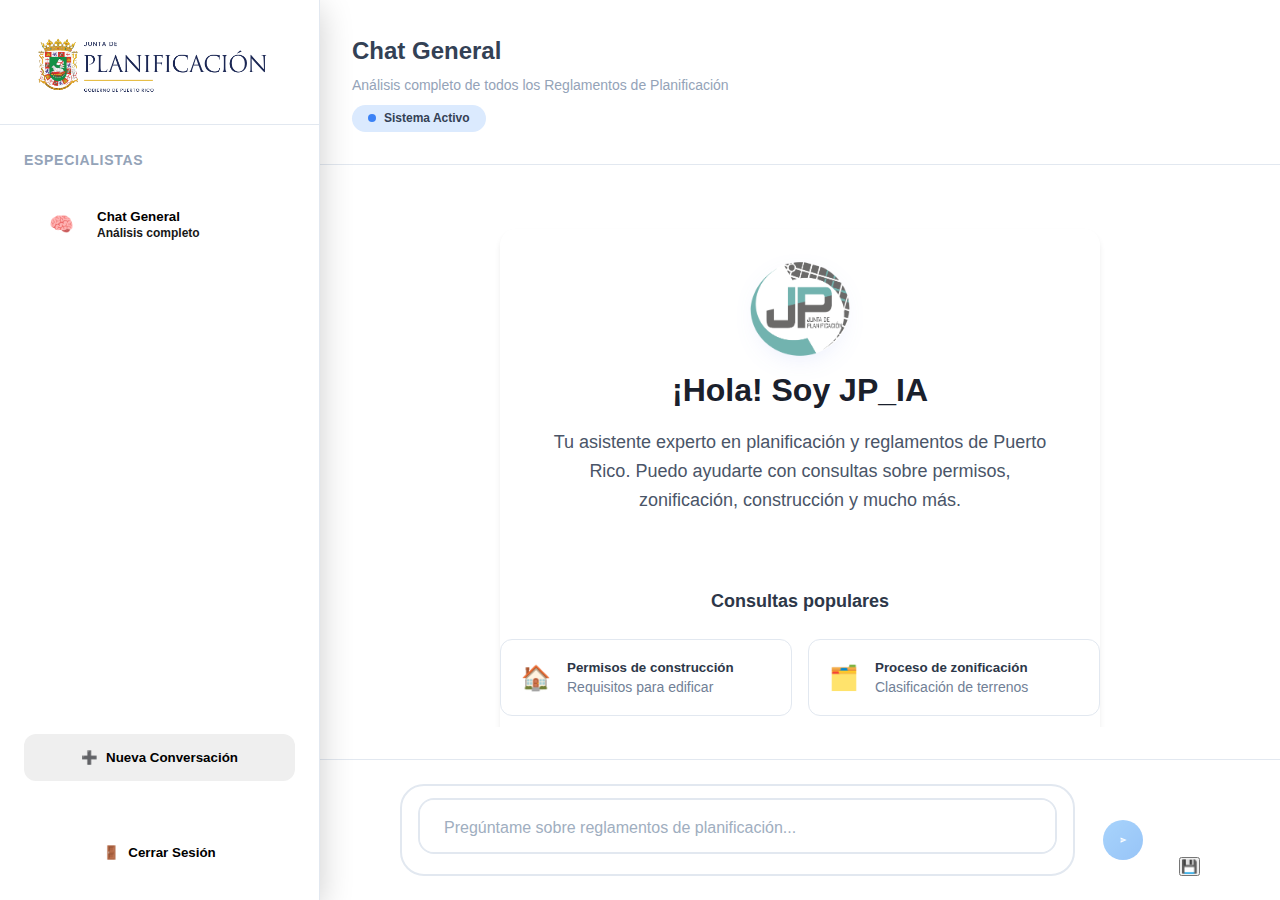
<file: templates/index.html>
<!DOCTYPE html>
<html lang="es">
<head>
    <meta charset="UTF-8">
    <meta name="viewport" content="width=device-width, initial-scale=1.0">
    <link rel="icon" href="/static/favicon.ico">  
    <link rel="stylesheet" href="/static/css/style.css">
    <title>JP_IA - Sistema Experto de Planificación</title>
   
</head>
<body>
    <!-- Botón menú móvil -->
    <button class="mobile-menu-btn" onclick="toggleMobileMenu()">☰</button>
    
    <!-- Overlay móvil -->
    <div class="mobile-overlay" id="mobileOverlay" onclick="toggleMobileMenu()"></div>

    <div class="app-container">
        <!-- Sidebar -->
        <aside class="sidebar">
            <div class="sidebar-header">
                <div class="logo-container">
                    <img src="/static/JPlogo.png" alt="JP Logo" class="logo-image">
                </div>
            </div>

            <nav class="specialists-nav">
                <h3>Especialistas</h3>
                
                <button class="specialist-btn active" data-specialist="general">
                    <div class="specialist-icon">🧠</div>
                    <div class="specialist-info">
                        <div class="specialist-name">Chat General</div>
                        <div class="specialist-desc">Análisis completo</div>
                    </div>
                </button>
            </nav>

            <button class="new-chat-btn" onclick="newChat()">
                <span>➕</span>
                <span>Nueva Conversación</span>
            </button>

            <button class="logout-btn" onclick="logout()">
                <span>🚪</span>
                <span>Cerrar Sesión</span>
            </button>
        </aside>

        <!-- Área de Chat -->
        <main class="chat-area">
            <header class="chat-header">
                <!-- IDs para compatibilidad con static/js/app.js -->
                <h2 id="specialistTitle">Experto JP_IA</h2>
                <p id="specialistDescription">Análisis Inteligente de Reglamentos de Planificación</p>
                <div class="status-badge">
                    <div class="status-dot"></div>
                    Sistema Activo
                </div>
            </header>

            <div class="messages-container" id="messagesContainer">
                <div id="chatContainer" class="chat-messages" style="width: 100%;">
                    <div class="welcome-message" id="welcomeMessage">
                        <div class="welcome-content">
                            <div class="assistant-avatar">
                               <img src="/static/JP_V2.png" alt="JP Logo" class="logo-image-avatar">
                            </div>
                            <div class="welcome-text">
                                <h3>¡Hola! Soy JP_IA</h3>
                                <p>Tu asistente experto en planificación y reglamentos de Puerto Rico. Puedo ayudarte con consultas sobre permisos, zonificación, construcción y mucho más.</p>
                            </div>
                        </div>
                        
                        <div class="suggestions">
                            <h4>Consultas populares</h4>
                            <div class="suggestion-cards">
                                <button class="suggestion-card" onclick="quickQuery('¿Qué permisos necesito para construir una casa?')">
                                    <div class="suggestion-icon">🏠</div>
                                    <div class="suggestion-content">
                                        <div class="suggestion-title">Permisos de construcción</div>
                                        <div class="suggestion-desc">Requisitos para edificar</div>
                                    </div>
                                </button>
                                <button class="suggestion-card" onclick="quickQuery('¿Cuál es el proceso de zonificación?')">
                                    <div class="suggestion-icon">🗂️</div>
                                    <div class="suggestion-content">
                                        <div class="suggestion-title">Proceso de zonificación</div>
                                        <div class="suggestion-desc">Clasificación de terrenos</div>
                                    </div>
                                </button>
                                <button class="suggestion-card" onclick="quickQuery('Regulaciones para sitios históricos')">
                                    <div class="suggestion-icon">🏛️</div>
                                    <div class="suggestion-content">
                                        <div class="suggestion-title">Sitios históricos</div>
                                        <div class="suggestion-desc">Patrimonio y conservación</div>
                                    </div>
                                </button>
                                <button class="suggestion-card" onclick="quickQuery('¿Cómo solicitar un permiso de uso?')">
                                    <div class="suggestion-icon">📋</div>
                                    <div class="suggestion-content">
                                        <div class="suggestion-title">Permiso de uso</div>
                                        <div class="suggestion-desc">Tramitación y requisitos</div>
                                    </div>
                                </button>
                            </div>
                        </div>
                    </div>
                </div>
            </div>

            <div class="input-area">
                <div class="typing-indicator" id="typingIndicator">
                    <div class="assistant-avatar-small">
                        <svg viewBox="0 0 24 24" fill="none" xmlns="http://www.w3.org/2000/svg">
                            <path d="M12 2C13.1 2 14 2.9 14 4C14 5.1 13.1 6 12 6C10.9 6 10 5.1 10 4C10 2.9 10.9 2 12 2ZM21 9V7L15 1H5C3.89 1 3 1.89 3 3V19A2 2 0 0 0 5 21H19A2 2 0 0 0 21 19V9M19 9H14V4L19 9Z" fill="currentColor"/>
                        </svg>
                    </div>
                    <div class="typing-animation">
                        <div class="typing-dots">
                            <div class="typing-dot"></div>
                            <div class="typing-dot"></div>
                            <div class="typing-dot"></div>
                        </div>
                        <span class="typing-text">JP_IA está escribiendo...</span>
                    </div>
                </div>

                <div class="input-wrapper">
                    <div class="input-container">
                        <textarea 
                            id="messageInput" 
                            placeholder="Pregúntame sobre reglamentos de planificación..."
                            rows="1"
                            onkeydown="handleKeyPress(event)"
                            maxlength="1000"
                        ></textarea>
                        <div class="input-actions">
                            <!-- Attachment button intentionally removed; keep wrapper for alignment -->
                        </div>
                    </div>

                    <button class="send-btn" onclick="sendMessage()" title="Enviar mensaje">
                        <svg viewBox="0 0 24 24" fill="none" xmlns="http://www.w3.org/2000/svg">
                            <path d="M2 21L23 12L2 3V10L17 12L2 14V21Z" fill="currentColor"/>
                        </svg>
                    </button>
                    <!-- Botón para que un planificador guarde una corrección manual -->
                    <button class="learn-btn" onclick="openLearnModal()" title="Guardar corrección" style="margin-left:8px;">
                        💾
                    </button>
                </div>
            </div>
        </main>
    </div>

    <!-- Modal simple para enviar corrección manual -->
    <div id="learnModal" style="display:none; position:fixed; right:20px; bottom:80px; background:white; border:1px solid #ddd; padding:12px; box-shadow:0 4px 12px rgba(0,0,0,0.15); width:320px; z-index:2000;">
        <h4 style="margin:0 0 8px 0;">Guardar corrección</h4>
        <textarea id="learnCorrection" placeholder="Escribe la corrección o la respuesta que quieres que el sistema recuerde" rows="4" style="width:100%;"></textarea>
        <input id="learnOriginalQuery" placeholder="(Opcional) Consulta original" style="width:100%; margin-top:8px;" />
        <div style="text-align:right; margin-top:8px;">
            <button onclick="submitLearn()" style="margin-right:8px;">Guardar</button>
            <button onclick="closeLearnModal()">Cancelar</button>
        </div>
    </div>

    <!-- Cargar el script principal del frontend -->
    <script src="/static/js/app.js"></script>
    <script>
        function openLearnModal(){
            document.getElementById('learnModal').style.display = 'block';
        }
        function closeLearnModal(){
            document.getElementById('learnModal').style.display = 'none';
        }

        async function submitLearn(){
            const correction = document.getElementById('learnCorrection').value;
            const original = document.getElementById('learnOriginalQuery').value;
            if(!correction || correction.trim().length < 5){
                alert('Escribe una corrección válida (mínimo 5 caracteres).');
                return;
            }

            try{
                const payload = { correction: correction, original_query: original };
                const res = await fetch('/learn', {
                    method: 'POST',
                    headers: { 'Content-Type': 'application/json' },
                    body: JSON.stringify(payload)
                });
                const j = await res.json();
                if(res.ok && j.success){
                    alert('Corrección guardada: ' + j.fact_id);
                    closeLearnModal();
                    document.getElementById('learnCorrection').value = '';
                    document.getElementById('learnOriginalQuery').value = '';
                } else {
                    alert('Error guardando corrección: ' + (j.message || res.statusText));
                }
            } catch(err){
                alert('Error enviando corrección: ' + err);
            }
        }
    </script>
</body>
</html>
</file>
<file: static/css/style.css>
��/ *   J P _ I A   M o d e r n   C S S   v 2 . 0   -   E s t i l o   q u e   t e   g u s t a   * / 
 
 *   { 
         m a r g i n :   0 ; 
         p a d d i n g :   0 ; 
         b o x - s i z i n g :   b o r d e r - b o x ; 
 } 
 
 b o d y   { 
         f o n t - f a m i l y :   ' I n t e r ' ,   - a p p l e - s y s t e m ,   B l i n k M a c S y s t e m F o n t ,   ' S e g o e   U I ' ,   R o b o t o ,   s a n s - s e r i f ; 
         b a c k g r o u n d :   # f f f f f f ; 
         c o l o r :   # 1 e 2 9 3 b ; 
         h e i g h t :   1 0 0 v h ; 
         m a r g i n :   0 ; 
         p a d d i n g :   0 ; 
         o v e r f l o w :   h i d d e n ; 
 } 
 
 . a p p - c o n t a i n e r   { 
         d i s p l a y :   f l e x ; 
         h e i g h t :   1 0 0 v h ; 
         w i d t h :   1 0 0 % ; 
 } 
 
 . c h a t - a r e a   { 
         f l e x :   1 ; 
         d i s p l a y :   f l e x ; 
         f l e x - d i r e c t i o n :   c o l u m n ; 
         b a c k g r o u n d :   # f f f f f f ; 
         o v e r f l o w :   h i d d e n ; 
 } 
 
 . s i d e b a r   { 
         / *   S l i g h t l y   n a r r o w e r   s i d e b a r   s o   t h e   c h a t   a r e a   g e t s   m o r e   h o r i z o n t a l   s p a c e   * / 
         w i d t h :   2 6 0 p x ; 
         b a c k g r o u n d :   l i n e a r - g r a d i e n t ( 1 8 0 d e g ,   # c a c a c a   0 % ,   # 5 2 5 2 5 2   1 0 0 % ) ; 
         c o l o r :   w h i t e ; 
         d i s p l a y :   f l e x ; 
         f l e x - d i r e c t i o n :   c o l u m n ; 
         b o x - s h a d o w :   0   2 0 p x   2 5 p x   - 5 p x   r g b ( 0   0   0   /   0 . 1 ) ; 
 } 
 
 . s i d e b a r - h e a d e r   { 
         p a d d i n g :   4 8 p x   2 4 p x ; 
         b o r d e r - b o t t o m :   1 p x   s o l i d   r g b a ( 2 5 5 ,   2 5 5 ,   2 5 5 ,   0 . 1 ) ; 
         b a c k g r o u n d :   r g b a ( 2 5 5 ,   2 5 5 ,   2 5 5 ,   0 . 0 5 ) ; 
 } 
 
 . l o g o - c o n t a i n e r   { 
         d i s p l a y :   f l e x ; 
         a l i g n - i t e m s :   c e n t e r ; 
         g a p :   1 6 p x ; 
         m a r g i n - b o t t o m :   2 4 p x ; 
 } 
 
 . l o g o - i m g   { 
         w i d t h :   4 8 p x ; 
         h e i g h t :   4 8 p x ; 
         b o r d e r - r a d i u s :   8 p x ; 
         o b j e c t - f i t :   c o v e r ; 
 } 
 
 . l o g o - t i t l e   { 
         f o n t - s i z e :   2 0 p x ; 
         f o n t - w e i g h t :   7 0 0 ; 
         m a r g i n - b o t t o m :   2 p x ; 
 } 
 
 . l o g o - s u b t i t l e   { 
         f o n t - s i z e :   1 2 p x ; 
         o p a c i t y :   0 . 8 ; 
 } 
 
 . s t a t u s - i n d i c a t o r   { 
         d i s p l a y :   i n l i n e - f l e x ; 
         a l i g n - i t e m s :   c e n t e r ; 
         g a p :   4 p x ; 
         b a c k g r o u n d :   r g b a ( 1 6 ,   1 8 5 ,   1 2 9 ,   0 . 1 5 ) ; 
         c o l o r :   # 1 0 b 9 8 1 ; 
         p a d d i n g :   4 p x   8 p x ; 
         b o r d e r - r a d i u s :   9 9 9 9 p x ; 
         f o n t - s i z e :   1 1 p x ; 
         f o n t - w e i g h t :   5 0 0 ; 
 } 
 
 . s t a t u s - d o t   { 
         w i d t h :   6 p x ; 
         h e i g h t :   6 p x ; 
         b a c k g r o u n d :   # 1 0 b 9 8 1 ; 
         b o r d e r - r a d i u s :   5 0 % ; 
 } 
 
 . e s p e c i a l i s t a s   { 
         f l e x :   1 ; 
         p a d d i n g :   2 4 p x ; 
         o v e r f l o w - y :   a u t o ; 
 } 
 
 . e s p e c i a l i s t a s   h 3   { 
         f o n t - s i z e :   1 4 p x ; 
         f o n t - w e i g h t :   6 0 0 ; 
         m a r g i n - b o t t o m :   1 6 p x ; 
         o p a c i t y :   0 . 9 ; 
         t e x t - t r a n s f o r m :   u p p e r c a s e ; 
 } 
 
 . e s p e c i a l i s t a   { 
         d i s p l a y :   f l e x ; 
         a l i g n - i t e m s :   c e n t e r ; 
         g a p :   8 p x ; 
         p a d d i n g :   8 p x   1 6 p x ; 
         m a r g i n - b o t t o m :   4 p x ; 
         b o r d e r - r a d i u s :   8 p x ; 
         c u r s o r :   p o i n t e r ; 
         t r a n s i t i o n :   a l l   0 . 2 s   e a s e ; 
         f o n t - s i z e :   1 3 p x ; 
 } 
 
 . e s p e c i a l i s t a : h o v e r   { 
         b a c k g r o u n d :   r g b a ( 2 5 5 ,   2 5 5 ,   2 5 5 ,   0 . 1 ) ; 
         t r a n s f o r m :   t r a n s l a t e X ( 4 p x ) ; 
 } 
 
 . e s p e c i a l i s t a . a c t i v e   { 
         b a c k g r o u n d :   r g b a ( 2 5 5 ,   2 5 5 ,   2 5 5 ,   0 . 1 5 ) ; 
 } 
 
 . e s p e c i a l i s t a - i c o n   { 
         f o n t - s i z e :   1 6 p x ; 
         w i d t h :   2 0 p x ; 
         t e x t - a l i g n :   c e n t e r ; 
 } 
 
 . m a i n - c o n t e n t   { 
         f l e x :   1 ; 
         d i s p l a y :   f l e x ; 
         f l e x - d i r e c t i o n :   c o l u m n ; 
         b a c k g r o u n d :   w h i t e ; 
 } 
 
 . c h a t - h e a d e r   { 
         b a c k g r o u n d :   w h i t e ; 
         b o r d e r - b o t t o m :   1 p x   s o l i d   # e 2 e 8 f 0 ; 
         p a d d i n g :   2 4 p x   4 8 p x ; 
         b o x - s h a d o w :   0   1 p x   2 p x   0   r g b ( 0   0   0   /   0 . 0 5 ) ; 
 } 
 
 . c h a t - h e a d e r   h 2   { 
         f o n t - s i z e :   1 8 p x ; 
         f o n t - w e i g h t :   6 0 0 ; 
         c o l o r :   # 1 e 2 9 3 b ; 
         m a r g i n :   0   0   4 p x   0 ; 
 } 
 
 . c h a t - h e a d e r   p   { 
         f o n t - s i z e :   1 4 p x ; 
         c o l o r :   # 6 4 7 4 8 b ; 
         m a r g i n :   0 ; 
 } 
 
 . s t a t u s - b a d g e   { 
         d i s p l a y :   i n l i n e - f l e x ; 
         a l i g n - i t e m s :   c e n t e r ; 
         g a p :   8 p x ; 
         b a c k g r o u n d :   r g b a ( 1 6 ,   1 8 5 ,   1 2 9 ,   0 . 1 ) ; 
         c o l o r :   # 1 0 b 9 8 1 ; 
         p a d d i n g :   4 p x   1 2 p x ; 
         b o r d e r - r a d i u s :   2 0 p x ; 
         f o n t - s i z e :   1 2 p x ; 
         f o n t - w e i g h t :   5 0 0 ; 
         m a r g i n - t o p :   8 p x ; 
 } 
 
 . s t a t u s - d o t   { 
         w i d t h :   6 p x ; 
         h e i g h t :   6 p x ; 
         b a c k g r o u n d :   # 1 0 b 9 8 1 ; 
         b o r d e r - r a d i u s :   5 0 % ; 
         a n i m a t i o n :   p u l s e   2 s   i n f i n i t e ; 
 } 
 
 . m e s s a g e s - c o n t a i n e r   { 
         / *   U s e   t i g h t e r   p a d d i n g   s o   c h a t   c o n t e n t   h a s   m o r e   r o o m   h o r i z o n t a l l y   * / 
         f l e x :   1 ; 
         p a d d i n g :   1 2 p x   1 6 p x ; 
         o v e r f l o w - y :   a u t o ; 
         b a c k g r o u n d :   # f f f f f f ; 
         d i s p l a y :   f l e x ; 
         f l e x - d i r e c t i o n :   c o l u m n ; 
 } 
 
 . i n p u t - a r e a   { 
         b a c k g r o u n d :   w h i t e ; 
         b o r d e r - t o p :   1 p x   s o l i d   # e 2 e 8 f 0 ; 
         p a d d i n g :   2 4 p x ; 
 } 
 
 . i n p u t - w r a p p e r   { 
         d i s p l a y :   f l e x ; 
         a l i g n - i t e m s :   c e n t e r ;   / *   c e n t e r   v e r t i c a l l y   s o   s e n d   b u t t o n   a l i g n s   w i t h   t e x t a r e a   * / 
         g a p :   1 2 p x ; 
 } 
 
 . i n p u t - c o n t a i n e r   { 
         f l e x :   1 ; 
         b a c k g r o u n d :   # f f f f f f ; 
         b o r d e r :   2 p x   s o l i d   # e 2 e 8 f 0 ; 
         b o r d e r - r a d i u s :   1 2 p x ; 
         p a d d i n g :   1 2 p x ; 
         t r a n s i t i o n :   a l l   0 . 2 s   e a s e ; 
 } 
 
 . i n p u t - c o n t a i n e r : f o c u s - w i t h i n   { 
         b o r d e r - c o l o r :   # 2 5 6 3 e b ; 
         b o x - s h a d o w :   0   0   0   3 p x   r g b a ( 3 7 ,   9 9 ,   2 3 5 ,   0 . 1 ) ; 
 } 
 
 # m e s s a g e I n p u t   { 
         w i d t h :   1 0 0 % ; 
         b o r d e r :   n o n e ; 
         b a c k g r o u n d :   t r a n s p a r e n t ; 
         r e s i z e :   n o n e ; 
         o u t l i n e :   n o n e ; 
         f o n t - f a m i l y :   i n h e r i t ; 
         f o n t - s i z e :   1 4 p x ; 
         l i n e - h e i g h t :   1 . 5 ; 
         m i n - h e i g h t :   2 0 p x ; 
         m a x - h e i g h t :   1 2 0 p x ; 
 } 
 
 . s e n d - b t n   { 
         b a c k g r o u n d :   l i n e a r - g r a d i e n t ( 1 3 5 d e g ,   # 2 5 6 3 e b   0 % ,   # 3 b 8 2 f 6   1 0 0 % ) ; 
         c o l o r :   w h i t e ; 
         b o r d e r :   n o n e ; 
         b o r d e r - r a d i u s :   1 0 p x ; 
         p a d d i n g :   1 2 p x   1 6 p x ; 
         c u r s o r :   p o i n t e r ; 
         f o n t - s i z e :   1 6 p x ; 
         t r a n s i t i o n :   a l l   0 . 2 s   e a s e ; 
 } 
 
 . s e n d - b t n : h o v e r   { 
         t r a n s f o r m :   t r a n s l a t e Y ( - 1 p x ) ; 
         b o x - s h a d o w :   0   4 p x   1 2 p x   r g b a ( 3 7 ,   9 9 ,   2 3 5 ,   0 . 3 ) ; 
 } 
 
 . w e l c o m e - m e s s a g e   { 
         b a c k g r o u n d :   w h i t e ; 
         b o r d e r - r a d i u s :   1 6 p x ; 
         p a d d i n g :   3 2 p x ; 
         t e x t - a l i g n :   c e n t e r ; 
         b o x - s h a d o w :   0   4 p x   6 p x   - 1 p x   r g b ( 0   0   0   /   0 . 1 ) ; 
         m a r g i n - b o t t o m :   2 4 p x ; 
 } 
 
 . w e l c o m e - m e s s a g e   h 3   { 
         c o l o r :   # 1 e 2 9 3 b ; 
         f o n t - s i z e :   2 4 p x ; 
         f o n t - w e i g h t :   6 0 0 ; 
         m a r g i n - b o t t o m :   1 6 p x ; 
 } 
 
 . w e l c o m e - m e s s a g e   p   { 
         c o l o r :   # 6 4 7 4 8 b ; 
         f o n t - s i z e :   1 6 p x ; 
         l i n e - h e i g h t :   1 . 6 ; 
         m a r g i n - b o t t o m :   2 4 p x ; 
 } 
 
 . q u i c k - a c t i o n s   { 
         d i s p l a y :   g r i d ; 
         g r i d - t e m p l a t e - c o l u m n s :   r e p e a t ( a u t o - f i t ,   m i n m a x ( 2 0 0 p x ,   1 f r ) ) ; 
         g a p :   1 2 p x ; 
         m a r g i n - t o p :   2 4 p x ; 
 } 
 
 . q u i c k - a c t i o n   { 
         b a c k g r o u n d :   # f f f f f f ; 
         b o r d e r :   1 p x   s o l i d   # e 2 e 8 f 0 ; 
         b o r d e r - r a d i u s :   1 2 p x ; 
         p a d d i n g :   1 6 p x ; 
         c u r s o r :   p o i n t e r ; 
         t r a n s i t i o n :   a l l   0 . 2 s   e a s e ; 
         t e x t - a l i g n :   l e f t ; 
 } 
 
 . q u i c k - a c t i o n : h o v e r   { 
         b a c k g r o u n d :   # f 1 f 5 f 9 ; 
         b o r d e r - c o l o r :   # c b d 5 e 1 ; 
         t r a n s f o r m :   t r a n s l a t e Y ( - 1 p x ) ; 
 } 
 
 . q u i c k - a c t i o n - i c o n   { 
         f o n t - s i z e :   2 0 p x ; 
         m a r g i n - b o t t o m :   8 p x ; 
 } 
 
 . q u i c k - a c t i o n - t e x t   { 
         f o n t - s i z e :   1 4 p x ; 
         f o n t - w e i g h t :   5 0 0 ; 
         c o l o r :   # 3 7 4 1 5 1 ; 
 } 
 
 . c h a t - t i t l e   { 
         d i s p l a y :   f l e x ; 
         a l i g n - i t e m s :   c e n t e r ; 
         g a p :   1 6 p x ; 
 } 
 
 . c h a t - t i t l e   h 2   { 
         f o n t - s i z e :   1 8 p x ; 
         f o n t - w e i g h t :   6 0 0 ; 
         c o l o r :   # 1 e 2 9 3 b ; 
 } 
 
 . c h a t - s u b t i t l e   { 
         f o n t - s i z e :   1 3 p x ; 
         c o l o r :   # 6 4 7 4 8 b ; 
         m a r g i n - t o p :   2 p x ; 
 } 
 
 . c h a t - c o n t a i n e r   { 
         f l e x :   1 ; 
         d i s p l a y :   f l e x ; 
         f l e x - d i r e c t i o n :   c o l u m n ; 
         o v e r f l o w :   h i d d e n ; 
 } 
 
 . c h a t - m e s s a g e s   { 
         f l e x :   1 ; 
         o v e r f l o w - y :   a u t o ; 
         / *   R e d u c e   i n t e r n a l   p a d d i n g   s o   m e s s a g e s   c a n   s p a n   m o r e   w i d t h   * / 
         p a d d i n g :   2 0 p x   2 4 p x ; 
 } 
 
 . m e s s a g e   { 
         m a r g i n - b o t t o m :   3 2 p x ; 
 } 
 
 . m e s s a g e - u s e r   { 
         d i s p l a y :   f l e x ; 
         j u s t i f y - c o n t e n t :   f l e x - e n d ; 
 } 
 
 . m e s s a g e - b o t   { 
         d i s p l a y :   f l e x ; 
         j u s t i f y - c o n t e n t :   f l e x - s t a r t ; 
 } 
 
 . m e s s a g e - c o n t e n t   { 
         / *   C o n s t r a i n   m e s s a g e   b u b b l e s   t o   a   m a x   w i d t h   b u t   a l l o w   w i d e r   u s e   o f   s p a c e   * / 
         m a x - w i d t h :   9 0 0 p x ; 
         w i d t h :   a u t o ; 
         p a d d i n g :   1 4 p x   2 0 p x ; 
         b o r d e r - r a d i u s :   1 2 p x ; 
         f o n t - s i z e :   1 4 p x ; 
         l i n e - h e i g h t :   1 . 6 ; 
 } 
 
 / *   P r e v e n t   i m a g e s   o r   S V G s   i n s i d e   m e s s a g e s   f r o m   o v e r f l o w i n g   a n d   b r e a k i n g   l a y o u t   * / 
 . m e s s a g e - c o n t e n t   i m g , 
 . m e s s a g e - c o n t e n t   s v g , 
 . m e s s a g e - c o n t e n t   i f r a m e   { 
         m a x - w i d t h :   1 0 0 % ; 
         h e i g h t :   a u t o ; 
         d i s p l a y :   b l o c k ; 
 } 
 
 . m e s s a g e - u s e r   . m e s s a g e - c o n t e n t   { 
         b a c k g r o u n d :   l i n e a r - g r a d i e n t ( 1 3 5 d e g ,   # 3 b 8 7 f a   0 % ,   # 3 4 8 7 f 3   1 0 0 % ) ; 
         c o l o r :   w h i t e ; 
         b o r d e r - b o t t o m - r i g h t - r a d i u s :   4 p x ; 
 } 
 
 . m e s s a g e - b o t   . m e s s a g e - c o n t e n t   { 
         b a c k g r o u n d :   w h i t e ; 
         b o r d e r :   1 p x   s o l i d   # e 2 e 8 f 0 ; 
         c o l o r :   # 1 e 2 9 3 b ; 
         b o r d e r - b o t t o m - l e f t - r a d i u s :   4 p x ; 
 } 
 
 . i n p u t - c o n t a i n e r   { 
         b a c k g r o u n d :   w h i t e ; 
         b o r d e r - t o p :   1 p x   s o l i d   # e 2 e 8 f 0 ; 
         p a d d i n g :   2 4 p x   4 8 p x ; 
 } 
 
 . i n p u t - g r o u p   { 
         d i s p l a y :   f l e x ; 
         a l i g n - i t e m s :   f l e x - e n d ; 
         g a p :   8 p x ; 
         b a c k g r o u n d :   # f f f f f f ; 
         b o r d e r :   2 p x   s o l i d   # e 2 e 8 f 0 ; 
         b o r d e r - r a d i u s :   1 6 p x ; 
         p a d d i n g :   8 p x ; 
         t r a n s i t i o n :   a l l   0 . 2 s   e a s e ; 
 } 
 
 . i n p u t - g r o u p : f o c u s - w i t h i n   { 
         b o r d e r - c o l o r :   # 2 5 6 3 e b ; 
         b o x - s h a d o w :   0   0   0   3 p x   r g b a ( 3 7 ,   9 9 ,   2 3 5 ,   0 . 1 ) ; 
 } 
 
 . c h a t - i n p u t   { 
         f l e x :   1 ; 
         b o r d e r :   n o n e ; 
         b a c k g r o u n d :   t r a n s p a r e n t ; 
         p a d d i n g :   1 6 p x ; 
         f o n t - s i z e :   1 4 p x ; 
         r e s i z e :   n o n e ; 
         o u t l i n e :   n o n e ; 
         m a x - h e i g h t :   1 2 0 p x ; 
         m i n - h e i g h t :   4 0 p x ; 
 } 
 
 . s e n d - b t n   { 
         w i d t h :   4 0 p x ; 
         h e i g h t :   4 0 p x ; 
         b o r d e r :   n o n e ; 
         b a c k g r o u n d :   l i n e a r - g r a d i e n t ( 1 3 5 d e g ,   # 5 3 a 9 f a   0 % ,   # 3 2 8 b f 1   1 0 0 % ) ; 
         c o l o r :   w h i t e ; 
         b o r d e r - r a d i u s :   5 0 % ; 
         d i s p l a y :   f l e x ; 
         a l i g n - i t e m s :   c e n t e r ; 
         j u s t i f y - c o n t e n t :   c e n t e r ; 
         c u r s o r :   p o i n t e r ; 
         t r a n s i t i o n :   a l l   0 . 2 s   e a s e ; 
         f l e x - s h r i n k :   0 ; 
         m a r g i n :   1 r e m 
 } 
 
 . s e n d - b u t t o n : h o v e r   { 
         t r a n s f o r m :   t r a n s l a t e Y ( - 1 p x ) ; 
 } 
 
 . i n p u t - f o o t e r   { 
         m a r g i n - t o p :   8 p x ; 
         t e x t - a l i g n :   c e n t e r ; 
 } 
 
 . i n p u t - h i n t   { 
         f o n t - s i z e :   1 2 p x ; 
         c o l o r :   # 9 4 a 3 b 8 ; 
 } 
 
 @ m e d i a   ( m a x - w i d t h :   7 6 8 p x )   { 
         . s i d e b a r   { 
                 p o s i t i o n :   f i x e d ; 
                 t r a n s f o r m :   t r a n s l a t e X ( - 1 0 0 % ) ; 
                 z - i n d e x :   1 0 0 0 ; 
                 w i d t h :   2 8 0 p x ; 
         } 
         
         . s i d e b a r . a c t i v e   { 
                 t r a n s f o r m :   t r a n s l a t e X ( 0 ) ; 
         } 
         
         . c h a t - m e s s a g e s ,   . i n p u t - c o n t a i n e r   { 
                 p a d d i n g :   1 6 p x ; 
         } 
 } 
 
   *   { 
                         m a r g i n :   0 ; 
                         p a d d i n g :   0 ; 
                         b o x - s i z i n g :   b o r d e r - b o x ; 
                 } 
 
                 : r o o t   { 
                         / *   C o l o r e s   p r i n c i p a l e s   * / 
                         - - c o l o r - p r i n c i p a l :   # F F F F F F ; 
                         - - c o l o r - s e c u n d a r i o :   # 0 0 0 0 0 0 ; 
                         - - c o l o r - g r i s - o s c u r o :   # 1 e 3 a 8 a ; 
                         - - c o l o r - a z u l - c l a r o :   # 3 b 8 2 f 6 ; 
                         - - c o l o r - g r i s - c l a r o :   # f f f f f f ; 
                         - - c o l o r - g r i s - m e d i o :   # 9 4 a 3 b 8 ; 
                         - - c o l o r - g r i s - o s c u r o :   # 3 3 4 1 5 5 ; 
                         
                         / *   S o m b r a s   * / 
                         - - s o m b r a - s u a v e :   0   2 p x   8 p x   r g b a ( 0 ,   0 ,   0 ,   0 . 1 ) ; 
                         - - s o m b r a - m e d i a :   0   4 p x   1 6 p x   r g b a ( 0 ,   0 ,   0 ,   0 . 1 5 ) ; 
                         - - s o m b r a - f u e r t e :   0   8 p x   3 2 p x   r g b a ( 0 ,   0 ,   0 ,   0 . 2 ) ; 
                         
                         / *   T i p o g r a f � a   * / 
                         - - f u e n t e - p r i n c i p a l :   - a p p l e - s y s t e m ,   B l i n k M a c S y s t e m F o n t ,   ' S e g o e   U I ' ,   R o b o t o ,   O x y g e n ,   U b u n t u ,   C a n t a r e l l ,   s a n s - s e r i f ; 
                         
                         / *   E s p a c i a d o   * / 
                         - - e s p a c i a d o - x s :   0 . 2 5 r e m ; 
                         - - e s p a c i a d o - s m :   0 . 5 r e m ; 
                         - - e s p a c i a d o - m d :   1 r e m ; 
                         - - e s p a c i a d o - l g :   1 . 5 r e m ; 
                         - - e s p a c i a d o - x l :   2 r e m ; 
                         
                         / *   B o r d e s   * / 
                         - - r a d i o - s m :   0 . 5 r e m ; 
                         - - r a d i o - m d :   0 . 7 5 r e m ; 
                         - - r a d i o - l g :   1 r e m ; 
                         - - r a d i o - f u l l :   9 9 9 9 p x ; 
                 } 
 
                 b o d y   { 
                         f o n t - f a m i l y :   v a r ( - - f u e n t e - p r i n c i p a l ) ; 
                         b a c k g r o u n d :   v a r ( - - c o l o r - g r i s - c l a r o ) ; 
                         c o l o r :   v a r ( - - c o l o r - s e c u n d a r i o ) ; 
                         l i n e - h e i g h t :   1 . 6 ; 
                         o v e r f l o w - x :   h i d d e n ; 
                 } 
 
                 / *   = = = = =   C O N T E N E D O R   P R I N C I P A L   = = = = =   * / 
                 . a p p - c o n t a i n e r   { 
                         d i s p l a y :   f l e x ; 
                         h e i g h t :   1 0 0 v h ; 
                         b a c k g r o u n d :   v a r ( - - c o l o r - p r i n c i p a l ) ; 
                 } 
 
                 / *   = = = = =   S I D E B A R   = = = = =   * / 
                 . s i d e b a r   { 
                         w i d t h :   3 2 0 p x ; 
                         b a c k g r o u n d :   v a r ( - - c o l o r - p r i n c i p a l ) ; 
                         c o l o r :   v a r ( - - c o l o r - s e c u n d a r i o ) ; 
                         d i s p l a y :   f l e x ; 
                         f l e x - d i r e c t i o n :   c o l u m n ; 
                         p o s i t i o n :   r e l a t i v e ; 
                         b o x - s h a d o w :   v a r ( - - s o m b r a - f u e r t e ) ; 
                         b o r d e r - r i g h t :   1 p x   s o l i d   # e 2 e 8 f 0 ; 
                 } 
 
                 . s i d e b a r - h e a d e r   { 
                         p a d d i n g :   v a r ( - - e s p a c i a d o - x l ) ; 
                         b o r d e r - b o t t o m :   1 p x   s o l i d   # e 2 e 8 f 0 ; 
                 } 
 
                 . l o g o - c o n t a i n e r   { 
                         d i s p l a y :   f l e x ; 
                         a l i g n - i t e m s :   c e n t e r ; 
                         g a p :   v a r ( - - e s p a c i a d o - m d ) ; 
                         m a r g i n - b o t t o m :   v a r ( - - e s p a c i a d o - l g ) ; 
                 } 
 
                 . l o g o   { 
                         w i d t h :   6 0 p x ; 
                         h e i g h t :   6 0 p x ; 
                         b a c k g r o u n d :   v a r ( - - c o l o r - g r i s - o s c u r o ) ; 
                         b o r d e r - r a d i u s :   v a r ( - - r a d i o - m d ) ; 
                         d i s p l a y :   f l e x ; 
                         a l i g n - i t e m s :   c e n t e r ; 
                         j u s t i f y - c o n t e n t :   c e n t e r ; 
                         f o n t - w e i g h t :   8 0 0 ; 
                         f o n t - s i z e :   1 . 5 r e m ; 
                         c o l o r :   v a r ( - - c o l o r - p r i n c i p a l ) ; 
                 } 
 
                 . l o g o - i m a g e   { 
                         w i d t h :   2 7 5 p x ; 
                         h e i g h t :   1 0 0 p x ; 
                         m a r g i n :   - 1 r e m   1 r e m   - 3 r e m   - 1 r e m ; 
                 } 
                 . l o g o - t e x t   h 1   { 
                         f o n t - s i z e :   1 . 5 r e m ; 
                         f o n t - w e i g h t :   7 0 0 ; 
                         m a r g i n - b o t t o m :   v a r ( - - e s p a c i a d o - x s ) ; 
                         c o l o r :   v a r ( - - c o l o r - g r i s - o s c u r o ) ; 
                 } 
 
                 . l o g o - t e x t   p   { 
                         f o n t - s i z e :   0 . 8 7 5 r e m ; 
                         c o l o r :   v a r ( - - c o l o r - g r i s - m e d i o ) ; 
                 } 
 
                 / *   = = = = =   N A V E G A C I � N   D E   E S P E C I A L I S T A S   = = = = =   * / 
                 . s p e c i a l i s t s - n a v   { 
                         f l e x :   1 ; 
                         p a d d i n g :   v a r ( - - e s p a c i a d o - l g ) ; 
                         o v e r f l o w - y :   a u t o ; 
                 } 
 
                 . s p e c i a l i s t s - n a v   h 3   { 
                         f o n t - s i z e :   0 . 8 7 5 r e m ; 
                         t e x t - t r a n s f o r m :   u p p e r c a s e ; 
                         l e t t e r - s p a c i n g :   0 . 0 5 e m ; 
                         m a r g i n - b o t t o m :   v a r ( - - e s p a c i a d o - m d ) ; 
                         c o l o r :   v a r ( - - c o l o r - g r i s - m e d i o ) ; 
                 } 
 
                 . s p e c i a l i s t - b t n   { 
                         w i d t h :   1 0 0 % ; 
                         p a d d i n g :   v a r ( - - e s p a c i a d o - m d ) ; 
                         b a c k g r o u n d :   v a r ( - - c o l o r - g r i s - c l a r o ) ; 
                         b o r d e r :   1 p x   s o l i d   # e 2 e 8 f 0 ; 
                         b o r d e r - r a d i u s :   v a r ( - - r a d i o - m d ) ; 
                         c o l o r :   v a r ( - - c o l o r - s e c u n d a r i o ) ; 
                         c u r s o r :   p o i n t e r ; 
                         m a r g i n - b o t t o m :   v a r ( - - e s p a c i a d o - s m ) ; 
                         t r a n s i t i o n :   a l l   0 . 3 s   e a s e ; 
                         d i s p l a y :   f l e x ; 
                         a l i g n - i t e m s :   c e n t e r ; 
                         g a p :   v a r ( - - e s p a c i a d o - m d ) ; 
                         t e x t - a l i g n :   l e f t ; 
                 } 
 
                 . s p e c i a l i s t - b t n : h o v e r   { 
                         b a c k g r o u n d :   # e 2 e 8 f 0 ; 
                         b o r d e r - c o l o r :   v a r ( - - c o l o r - g r i s - o s c u r o ) ; 
                         t r a n s f o r m :   t r a n s l a t e X ( 4 p x ) ; 
                 } 
 
                 . s p e c i a l i s t - b t n . a c t i v e   { 
                         b a c k g r o u n d : w h i t e ; 
                         c o l o r :   b l a c k ; 
                         f o n t - w e i g h t :   6 0 0 ; 
                         b o r d e r - c o l o r :   v a r ( - - c o l o r - p r i n c i p a l ) ; 
                 } 
                 
                 . s p e c i a l i s t - i c o n   { 
                         w i d t h :   4 0 p x ; 
                         h e i g h t :   4 0 p x ; 
                         b a c k g r o u n d :   v a r ( - - c o l o r - p r i n c i p a l ) ; 
                         b o r d e r - r a d i u s :   v a r ( - - r a d i o - s m ) ; 
                         d i s p l a y :   f l e x ; 
                         a l i g n - i t e m s :   c e n t e r ; 
                         j u s t i f y - c o n t e n t :   c e n t e r ; 
                         f o n t - s i z e :   1 . 2 5 r e m ; 
                         f l e x - s h r i n k :   0 ; 
                 } 
 
                 . s p e c i a l i s t - b t n . a c t i v e   . s p e c i a l i s t - i c o n   { 
                         b a c k g r o u n d :   r g b a ( 2 5 5 ,   2 5 5 ,   2 5 5 ,   0 . 2 ) ; 
                         c o l o r :   v a r ( - - c o l o r - p r i n c i p a l ) ; 
                 } 
 
                 . s p e c i a l i s t - i n f o   { 
                         f l e x :   1 ; 
                 } 
 
                 . s p e c i a l i s t - n a m e   { 
                         f o n t - w e i g h t :   6 0 0 ; 
                         m a r g i n - b o t t o m :   2 p x ; 
                 } 
 
                 . s p e c i a l i s t - d e s c   { 
                         f o n t - s i z e :   0 . 7 5 r e m ; 
                         o p a c i t y :   0 . 7 ; 
                 } 
 
                 . s p e c i a l i s t - b t n . a c t i v e   . s p e c i a l i s t - d e s c   { 
                         o p a c i t y :   0 . 9 ; 
                 } 
 
                 / *   = = = = =   B O T � N   N E W   C H A T   = = = = =   * / 
                   . n e w - c h a t - b t n   { 
                         m a r g i n :   v a r ( - - e s p a c i a d o - l g ) ; 
                         p a d d i n g :   v a r ( - - e s p a c i a d o - m d ) ; 
                         b a c k g r o u n d :   ; 
                         c o l o r :   b l a c k ; 
                         b o r d e r :   n o n e ; 
                         b o r d e r - r a d i u s :   v a r ( - - r a d i o - m d ) ; 
                         f o n t - w e i g h t :   6 0 0 ; 
                         c u r s o r :   p o i n t e r ; 
                         d i s p l a y :   f l e x ; 
                         a l i g n - i t e m s :   c e n t e r ; 
                         j u s t i f y - c o n t e n t :   c e n t e r ; 
                         g a p :   v a r ( - - e s p a c i a d o - s m ) ; 
                         t r a n s i t i o n :   a l l   0 . 3 s   e a s e ; 
                 } 
 
                 . l o g o u t - b t n   { 
                         m a r g i n :   v a r ( - - e s p a c i a d o - l g ) ; 
                         p a d d i n g :   v a r ( - - e s p a c i a d o - m d ) ; 
                         b a c k g r o u n d :   w h i t e ; 
                         c o l o r :   b l a c k ; 
                         b o r d e r :   n o n e ; 
                         b o r d e r - r a d i u s :   v a r ( - - r a d i o - m d ) ; 
                         f o n t - w e i g h t :   6 0 0 ; 
                         c u r s o r :   p o i n t e r ; 
                         d i s p l a y :   f l e x ; 
                         a l i g n - i t e m s :   c e n t e r ; 
                         j u s t i f y - c o n t e n t :   c e n t e r ; 
                         g a p :   v a r ( - - e s p a c i a d o - s m ) ; 
                         t r a n s i t i o n :   a l l   0 . 3 s   e a s e ; 
                 } 
 
 
                 . n e w - c h a t - b t n : h o v e r   { 
                         b a c k g r o u n d :   v a r ( - - c o l o r - a z u l - c l a r o ) ; 
                         t r a n s f o r m :   t r a n s l a t e Y ( - 2 p x ) ; 
                         b o x - s h a d o w :   v a r ( - - s o m b r a - m e d i a ) ; 
                 } 
 
                 . l o g o u t - b t n : h o v e r   { 
                         b a c k g r o u n d :   # b 9 1 c 1 c ; 
                         t r a n s f o r m :   t r a n s l a t e Y ( - 2 p x ) ; 
                         b o x - s h a d o w :   v a r ( - - s o m b r a - m e d i a ) ; 
                 } 
 
                 . l o g o - i m a g e - a v a t a r { 
                         w i d t h :   1 0 0 p x ; 
                         h e i g h t :   1 0 0 p x ; 
                         b o r d e r - r a d i u s :   5 0 % ; 
                         o b j e c t - f i t :   c o v e r ; 
                 } 
 
                 / *   = = = = =   � R E A   D E   C H A T   = = = = =   * / 
                 . c h a t - a r e a   { 
                         f l e x :   1 ; 
                         d i s p l a y :   f l e x ; 
                         f l e x - d i r e c t i o n :   c o l u m n ; 
                         b a c k g r o u n d :   v a r ( - - c o l o r - g r i s - c l a r o ) ; 
                 } 
 
                 . c h a t - h e a d e r   { 
                         b a c k g r o u n d :   v a r ( - - c o l o r - p r i n c i p a l ) ; 
                         p a d d i n g :   v a r ( - - e s p a c i a d o - x l ) ; 
                         b o r d e r - b o t t o m :   1 p x   s o l i d   # e 2 e 8 f 0 ; 
                         b o x - s h a d o w :   v a r ( - - s o m b r a - s u a v e ) ; 
                 } 
 
                 . c h a t - h e a d e r   h 2   { 
                         f o n t - s i z e :   1 . 5 r e m ; 
                         c o l o r :   v a r ( - - c o l o r - g r i s - o s c u r o ) ; 
                         m a r g i n - b o t t o m :   v a r ( - - e s p a c i a d o - x s ) ; 
                 } 
 
                 . c h a t - h e a d e r   p   { 
                         c o l o r :   v a r ( - - c o l o r - g r i s - m e d i o ) ; 
                         f o n t - s i z e :   0 . 8 7 5 r e m ; 
                 } 
 
                 . s t a t u s - b a d g e   { 
                         d i s p l a y :   i n l i n e - f l e x ; 
                         a l i g n - i t e m s :   c e n t e r ; 
                         g a p :   v a r ( - - e s p a c i a d o - s m ) ; 
                         p a d d i n g :   v a r ( - - e s p a c i a d o - x s )   v a r ( - - e s p a c i a d o - m d ) ; 
                         b a c k g r o u n d :   # d b e a f e ; 
                         c o l o r :   v a r ( - - c o l o r - g r i s - o s c u r o ) ; 
                         b o r d e r - r a d i u s :   v a r ( - - r a d i o - f u l l ) ; 
                         f o n t - s i z e :   0 . 7 5 r e m ; 
                         f o n t - w e i g h t :   6 0 0 ; 
                         m a r g i n - t o p :   v a r ( - - e s p a c i a d o - s m ) ; 
                 } 
 
                 . s t a t u s - d o t   { 
                         w i d t h :   8 p x ; 
                         h e i g h t :   8 p x ; 
                         b a c k g r o u n d :   v a r ( - - c o l o r - a z u l - c l a r o ) ; 
                         b o r d e r - r a d i u s :   5 0 % ; 
                         a n i m a t i o n :   p u l s e   2 s   i n f i n i t e ; 
                 } 
 
                 @ k e y f r a m e s   p u l s e   { 
                         0 % ,   1 0 0 %   {   o p a c i t y :   1 ;   } 
                         5 0 %   {   o p a c i t y :   0 . 5 ;   } 
                 } 
 
                 / *   = = = = =   M E N S A J E S   = = = = =   * / 
                 . m e s s a g e s - c o n t a i n e r   { 
                         f l e x :   1 ; 
                         p a d d i n g :   v a r ( - - e s p a c i a d o - x l ) ; 
                         o v e r f l o w - y :   a u t o ; 
                         d i s p l a y :   f l e x ; 
                         f l e x - d i r e c t i o n :   c o l u m n ; 
                         g a p :   v a r ( - - e s p a c i a d o - l g ) ; 
                 } 
 
                 . m e s s a g e   { 
                         d i s p l a y :   f l e x ; 
                         g a p :   v a r ( - - e s p a c i a d o - m d ) ; 
                         a n i m a t i o n :   s l i d e I n   0 . 3 s   e a s e ; 
                 } 
 
                 @ k e y f r a m e s   s l i d e I n   { 
                         f r o m   { 
                                 o p a c i t y :   0 ; 
                                 t r a n s f o r m :   t r a n s l a t e Y ( 2 0 p x ) ; 
                         } 
                         t o   { 
                                 o p a c i t y :   1 ; 
                                 t r a n s f o r m :   t r a n s l a t e Y ( 0 ) ; 
                         } 
                 } 
 
                 . m e s s a g e . u s e r   { 
                         f l e x - d i r e c t i o n :   r o w - r e v e r s e ; 
                 } 
 
                 . m e s s a g e - a v a t a r   { 
                         w i d t h :   4 0 p x ; 
                         h e i g h t :   4 0 p x ; 
                         b o r d e r - r a d i u s :   5 0 % ; 
                         d i s p l a y :   f l e x ; 
                         a l i g n - i t e m s :   c e n t e r ; 
                         j u s t i f y - c o n t e n t :   c e n t e r ; 
                         f o n t - w e i g h t :   6 0 0 ; 
                         f l e x - s h r i n k :   0 ; 
                 } 
 
                 . m e s s a g e . b o t   . m e s s a g e - a v a t a r   { 
                         b a c k g r o u n d :   v a r ( - - c o l o r - g r i s - o s c u r o ) ; 
                         c o l o r :   v a r ( - - c o l o r - p r i n c i p a l ) ; 
                 } 
 
                 . m e s s a g e . u s e r   . m e s s a g e - a v a t a r   { 
                         b a c k g r o u n d :   v a r ( - - c o l o r - s e c u n d a r i o ) ; 
                         c o l o r :   v a r ( - - c o l o r - p r i n c i p a l ) ; 
                 } 
 
                 . m e s s a g e - c o n t e n t   { 
                         f l e x :   1 ; 
                         m a x - w i d t h :   7 0 % ; 
                         b a c k g r o u n d :   v a r ( - - c o l o r - p r i n c i p a l ) ; 
                         p a d d i n g :   v a r ( - - e s p a c i a d o - l g ) ; 
                         b o r d e r - r a d i u s :   v a r ( - - r a d i o - l g ) ; 
                         b o x - s h a d o w :   v a r ( - - s o m b r a - s u a v e ) ; 
                 } 
 
                 . m e s s a g e . u s e r   . m e s s a g e - c o n t e n t   { 
                         b a c k g r o u n d :   v a r ( - - c o l o r - g r i s - o s c u r o ) ; 
                         c o l o r :   v a r ( - - c o l o r - p r i n c i p a l ) ; 
                 } 
 
                 . m e s s a g e - h e a d e r   { 
                         d i s p l a y :   f l e x ; 
                         j u s t i f y - c o n t e n t :   s p a c e - b e t w e e n ; 
                         m a r g i n - b o t t o m :   v a r ( - - e s p a c i a d o - s m ) ; 
                         f o n t - s i z e :   0 . 7 5 r e m ; 
                         o p a c i t y :   0 . 7 ; 
                 } 
 
                 . m e s s a g e - t e x t   { 
                         l i n e - h e i g h t :   1 . 6 ; 
                 } 
 
                 / *   = = = = =   M E N S A J E   D E   B I E N V E N I D A   = = = = =   * / 
                 . w e l c o m e - m e s s a g e   { 
                         t e x t - a l i g n :   c e n t e r ; 
                         p a d d i n g :   v a r ( - - e s p a c i a d o - x l ) ; 
                         m a x - w i d t h :   6 0 0 p x ; 
                         m a r g i n :   a u t o ; 
                 } 
 
                 . w e l c o m e - m e s s a g e   h 3   { 
                         c o l o r :   v a r ( - - c o l o r - g r i s - o s c u r o ) ; 
                         f o n t - s i z e :   1 . 5 r e m ; 
                         m a r g i n - b o t t o m :   v a r ( - - e s p a c i a d o - m d ) ; 
                 } 
 
                 . w e l c o m e - m e s s a g e   p   { 
                         c o l o r :   v a r ( - - c o l o r - g r i s - m e d i o ) ; 
                         m a r g i n - b o t t o m :   v a r ( - - e s p a c i a d o - l g ) ; 
                 } 
 
                 . q u i c k - a c t i o n s   { 
                         d i s p l a y :   g r i d ; 
                         g r i d - t e m p l a t e - c o l u m n s :   r e p e a t ( a u t o - f i t ,   m i n m a x ( 2 0 0 p x ,   1 f r ) ) ; 
                         g a p :   v a r ( - - e s p a c i a d o - m d ) ; 
                         m a r g i n - t o p :   v a r ( - - e s p a c i a d o - x l ) ; 
                 } 
 
                 . q u i c k - a c t i o n   { 
                         p a d d i n g :   v a r ( - - e s p a c i a d o - m d ) ; 
                         b a c k g r o u n d :   v a r ( - - c o l o r - p r i n c i p a l ) ; 
                         b o r d e r :   2 p x   s o l i d   # e 2 e 8 f 0 ; 
                         b o r d e r - r a d i u s :   v a r ( - - r a d i o - m d ) ; 
                         c u r s o r :   p o i n t e r ; 
                         t r a n s i t i o n :   a l l   0 . 3 s   e a s e ; 
                 } 
 
                 . q u i c k - a c t i o n : h o v e r   { 
                         b o r d e r - c o l o r :   v a r ( - - c o l o r - g r i s - o s c u r o ) ; 
                         t r a n s f o r m :   t r a n s l a t e Y ( - 2 p x ) ; 
                         b o x - s h a d o w :   v a r ( - - s o m b r a - m e d i a ) ; 
                 } 
 
                 . q u i c k - a c t i o n - i c o n   { 
                         f o n t - s i z e :   1 . 5 r e m ; 
                         m a r g i n - b o t t o m :   v a r ( - - e s p a c i a d o - s m ) ; 
                 } 
 
                 . q u i c k - a c t i o n - t e x t   { 
                         f o n t - s i z e :   0 . 8 7 5 r e m ; 
                         f o n t - w e i g h t :   6 0 0 ; 
                         c o l o r :   v a r ( - - c o l o r - g r i s - o s c u r o ) ; 
                 } 
 
                 / *   = = = = =   I N D I C A D O R   D E   E S C R I T U R A   = = = = =   * / 
                 . t y p i n g - i n d i c a t o r   { 
                         d i s p l a y :   n o n e ; 
                         a l i g n - i t e m s :   c e n t e r ; 
                         g a p :   v a r ( - - e s p a c i a d o - s m ) ; 
                         p a d d i n g :   v a r ( - - e s p a c i a d o - m d ) ; 
                 } 
 
                 . t y p i n g - i n d i c a t o r . a c t i v e   { 
                         d i s p l a y :   f l e x ; 
                 } 
 
                 . t y p i n g - d o t s   { 
                         d i s p l a y :   f l e x ; 
                         g a p :   4 p x ; 
                 } 
 
                 . t y p i n g - d o t   { 
                         w i d t h :   8 p x ; 
                         h e i g h t :   8 p x ; 
                         b a c k g r o u n d :   v a r ( - - c o l o r - g r i s - o s c u r o ) ; 
                         b o r d e r - r a d i u s :   5 0 % ; 
                         a n i m a t i o n :   b o u n c e   1 . 4 s   i n f i n i t e   e a s e - i n - o u t ; 
                 } 
 
                 . t y p i n g - d o t : n t h - c h i l d ( 1 )   {   a n i m a t i o n - d e l a y :   - 0 . 3 2 s ;   } 
                 . t y p i n g - d o t : n t h - c h i l d ( 2 )   {   a n i m a t i o n - d e l a y :   - 0 . 1 6 s ;   } 
 
                 @ k e y f r a m e s   b o u n c e   { 
                         0 % ,   8 0 % ,   1 0 0 %   { 
                                 t r a n s f o r m :   s c a l e ( 0 ) ; 
                                 o p a c i t y :   0 . 5 ; 
                         } 
                         4 0 %   { 
                                 t r a n s f o r m :   s c a l e ( 1 ) ; 
                                 o p a c i t y :   1 ; 
                         } 
                 } 
 
                 / *   = = = = =   � R E A   D E   I N P U T   = = = = =   * / 
                 . i n p u t - a r e a   { 
                         b a c k g r o u n d :   v a r ( - - c o l o r - p r i n c i p a l ) ; 
                         p a d d i n g :   v a r ( - - e s p a c i a d o - x l ) ; 
                         b o r d e r - t o p :   1 p x   s o l i d   # e 2 e 8 f 0 ; 
                 } 
 
                 . i n p u t - w r a p p e r   { 
                         d i s p l a y :   f l e x ; 
                         g a p :   v a r ( - - e s p a c i a d o - m d ) ; 
                         a l i g n - i t e m s :   f l e x - e n d ; 
                 } 
 
                 . i n p u t - c o n t a i n e r   { 
                         f l e x :   1 ; 
                         p o s i t i o n :   r e l a t i v e ; 
                 } 
 
                 # m e s s a g e I n p u t   { 
                         w i d t h :   1 0 0 % ; 
                         p a d d i n g :   v a r ( - - e s p a c i a d o - m d )   v a r ( - - e s p a c i a d o - l g ) ; 
                         b o r d e r :   2 p x   s o l i d   # e 2 e 8 f 0 ; 
                         b o r d e r - r a d i u s :   v a r ( - - r a d i o - l g ) ; 
                         f o n t - f a m i l y :   v a r ( - - f u e n t e - p r i n c i p a l ) ; 
                         f o n t - s i z e :   1 r e m ; 
                         r e s i z e :   n o n e ; 
                         t r a n s i t i o n :   a l l   0 . 3 s   e a s e ; 
                         b a c k g r o u n d :   v a r ( - - c o l o r - g r i s - c l a r o ) ; 
                 } 
 
                 # m e s s a g e I n p u t : f o c u s   { 
                         o u t l i n e :   n o n e ; 
                         b o r d e r - c o l o r :   v a r ( - - c o l o r - g r i s - o s c u r o ) ; 
                         b a c k g r o u n d :   v a r ( - - c o l o r - p r i n c i p a l ) ; 
                 } 
 
                 . s e n d - b t n   { 
                         w i d t h :   5 6 p x ; 
                         h e i g h t :   5 6 p x ; 
                         b a c k g r o u n d :   v a r ( - - c o l o r - g r i s - o s c u r o ) ; 
                         c o l o r :   v a r ( - - c o l o r - p r i n c i p a l ) ; 
                         b o r d e r :   n o n e ; 
                         b o r d e r - r a d i u s :   5 0 % ; 
                         c u r s o r :   p o i n t e r ; 
                         d i s p l a y :   f l e x ; 
                         a l i g n - i t e m s :   c e n t e r ; 
                         j u s t i f y - c o n t e n t :   c e n t e r ; 
                         f o n t - s i z e :   1 . 2 5 r e m ; 
                         t r a n s i t i o n :   a l l   0 . 3 s   e a s e ; 
                         f l e x - s h r i n k :   0 ; 
                 } 
 
                 . s e n d - b t n : h o v e r   { 
                         t r a n s f o r m :   s c a l e ( 1 . 1 ) ; 
                         b o x - s h a d o w :   v a r ( - - s o m b r a - m e d i a ) ; 
                 } 
 
                 . s e n d - b t n : a c t i v e   { 
                         t r a n s f o r m :   s c a l e ( 0 . 9 5 ) ; 
                 } 
 
                 / *   = = = = =   S C R O L L B A R   P E R S O N A L I Z A D O   = = = = =   * / 
                 : : - w e b k i t - s c r o l l b a r   { 
                         w i d t h :   8 p x ; 
                 } 
 
                 : : - w e b k i t - s c r o l l b a r - t r a c k   { 
                         b a c k g r o u n d :   t r a n s p a r e n t ; 
                 } 
 
                 : : - w e b k i t - s c r o l l b a r - t h u m b   { 
                         b a c k g r o u n d :   v a r ( - - c o l o r - g r i s - m e d i o ) ; 
                         b o r d e r - r a d i u s :   v a r ( - - r a d i o - f u l l ) ; 
                 } 
 
                 : : - w e b k i t - s c r o l l b a r - t h u m b : h o v e r   { 
                         b a c k g r o u n d :   v a r ( - - c o l o r - g r i s - o s c u r o ) ; 
                 } 
 
                 / *   = = = = =   R E S P O N S I V E   = = = = =   * / 
                 @ m e d i a   ( m a x - w i d t h :   7 6 8 p x )   { 
                         . s i d e b a r   { 
                                 p o s i t i o n :   f i x e d ; 
                                 l e f t :   - 3 2 0 p x ; 
                                 t o p :   0 ; 
                                 h e i g h t :   1 0 0 v h ; 
                                 z - i n d e x :   1 0 0 0 ; 
                                 t r a n s i t i o n :   l e f t   0 . 3 s   e a s e ; 
                                 b a c k g r o u n d :   v a r ( - - c o l o r - p r i n c i p a l ) ; 
                         } 
 
                         . s i d e b a r . a c t i v e   { 
                                 l e f t :   0 ; 
                                 b o x - s h a d o w :   v a r ( - - s o m b r a - f u e r t e ) ; 
                         } 
 
                         . m e s s a g e - c o n t e n t   { 
                                 m a x - w i d t h :   8 5 % ; 
                         } 
 
                         . q u i c k - a c t i o n s   { 
                                 g r i d - t e m p l a t e - c o l u m n s :   1 f r ; 
                         } 
 
                         . m o b i l e - m e n u - b t n   { 
                                 d i s p l a y :   f l e x ; 
                         } 
                 } 
 
                 / *   = = = = =   B O T � N   M E N �   M � V I L   = = = = =   * / 
                 . m o b i l e - m e n u - b t n   { 
                         d i s p l a y :   n o n e ; 
                         p o s i t i o n :   f i x e d ; 
                         t o p :   v a r ( - - e s p a c i a d o - m d ) ; 
                         l e f t :   v a r ( - - e s p a c i a d o - m d ) ; 
                         w i d t h :   4 8 p x ; 
                         h e i g h t :   4 8 p x ; 
                         b a c k g r o u n d :   v a r ( - - c o l o r - g r i s - o s c u r o ) ; 
                         c o l o r :   v a r ( - - c o l o r - p r i n c i p a l ) ; 
                         b o r d e r :   n o n e ; 
                         b o r d e r - r a d i u s :   v a r ( - - r a d i o - m d ) ; 
                         c u r s o r :   p o i n t e r ; 
                         a l i g n - i t e m s :   c e n t e r ; 
                         j u s t i f y - c o n t e n t :   c e n t e r ; 
                         f o n t - s i z e :   1 . 2 5 r e m ; 
                         z - i n d e x :   9 9 9 ; 
                         b o x - s h a d o w :   v a r ( - - s o m b r a - m e d i a ) ; 
                 } 
 
                 . m o b i l e - o v e r l a y   { 
                         d i s p l a y :   n o n e ; 
                         p o s i t i o n :   f i x e d ; 
                         t o p :   0 ; 
                         l e f t :   0 ; 
                         w i d t h :   1 0 0 % ; 
                         h e i g h t :   1 0 0 % ; 
                         b a c k g r o u n d :   r g b a ( 0 ,   0 ,   0 ,   0 . 5 ) ; 
                         z - i n d e x :   9 9 9 ; 
                 } 
 
                 . m o b i l e - o v e r l a y . a c t i v e   { 
                         d i s p l a y :   b l o c k ; 
                 } 
         
 
 / *   = = = = =   E S T I L O S   P A R A   R E S P U E S T A S   M E J O R A D A S   = = = = =   * / 
 . r e s p o n s e - h e a d i n g   { 
         c o l o r :   i n h e r i t ; 
         f o n t - w e i g h t :   7 0 0 ; 
         m a r g i n :   1 r e m   0   0 . 5 r e m   0 ; 
         p a d d i n g - b o t t o m :   0 ; 
         b o r d e r - b o t t o m :   n o n e ; 
 } 
 
 . r e s p o n s e - h e a d i n g : f i r s t - c h i l d   { 
         m a r g i n - t o p :   0 ; 
 } 
 
 . h i g h l i g h t   { 
         b a c k g r o u n d :   t r a n s p a r e n t ; 
         p a d d i n g :   0 ; 
         b o r d e r - r a d i u s :   0 ; 
         f o n t - w e i g h t :   7 0 0 ; 
         c o l o r :   i n h e r i t ; 
 } 
 
 . e m p h a s i s   { 
         c o l o r :   i n h e r i t ; 
         f o n t - s t y l e :   n o r m a l ; 
         f o n t - w e i g h t :   7 0 0 ; 
 } 
 
 . t o m o - r e f e r e n c e   { 
         b a c k g r o u n d :   t r a n s p a r e n t ; 
         c o l o r :   i n h e r i t ; 
         p a d d i n g :   0 ; 
         b o r d e r - r a d i u s :   0 ; 
         f o n t - w e i g h t :   7 0 0 ; 
         f o n t - s i z e :   i n h e r i t ; 
         t e x t - t r a n s f o r m :   n o n e ; 
         l e t t e r - s p a c i n g :   n o r m a l ; 
         b o x - s h a d o w :   n o n e ; 
 } 
 
 . c i t a t i o n   { 
         b a c k g r o u n d :   t r a n s p a r e n t ; 
         c o l o r :   i n h e r i t ; 
         p a d d i n g :   0 ; 
         b o r d e r - r a d i u s :   0 ; 
         b o r d e r - l e f t :   n o n e ; 
         f o n t - w e i g h t :   7 0 0 ; 
         d i s p l a y :   i n l i n e ; 
         m a r g i n :   0 ; 
 } 
 
 . r e s p o n s e - l i s t   { 
         m a r g i n :   0 . 7 5 r e m   0 ; 
         p a d d i n g - l e f t :   0 ; 
         l i s t - s t y l e :   n o n e ; 
 } 
 
 . l i s t - i t e m   { 
         b a c k g r o u n d :   t r a n s p a r e n t ; 
         b o r d e r - l e f t :   n o n e ; 
         p a d d i n g :   0 . 2 5 r e m   0 ; 
         m a r g i n :   0 . 2 5 r e m   0 ; 
         b o r d e r - r a d i u s :   0 ; 
         p o s i t i o n :   r e l a t i v e ; 
 } 
 
 . l i s t - i t e m : : b e f o r e   { 
         c o n t e n t :   " "   " ; 
         c o l o r :   i n h e r i t ; 
         f o n t - w e i g h t :   7 0 0 ; 
         p o s i t i o n :   s t a t i c ; 
         b a c k g r o u n d :   t r a n s p a r e n t ; 
         b o r d e r - r a d i u s :   0 ; 
         w i d t h :   a u t o ; 
         h e i g h t :   a u t o ; 
         d i s p l a y :   i n l i n e ; 
         f o n t - s i z e :   i n h e r i t ; 
 } 
 
 . d e f i n i t i o n - t e r m   { 
         c o l o r :   i n h e r i t ; 
         b a c k g r o u n d :   t r a n s p a r e n t ; 
         p a d d i n g :   0 ; 
         b o r d e r - r a d i u s :   0 ; 
         b o r d e r - b o t t o m :   n o n e ; 
         f o n t - w e i g h t :   7 0 0 ; 
 } 
 
 . l e g a l - r e f e r e n c e   { 
         b a c k g r o u n d :   t r a n s p a r e n t ; 
         c o l o r :   # 1 e 2 9 3 b ; 
         p a d d i n g :   0 ; 
         b o r d e r - r a d i u s :   0 ; 
         b o r d e r :   n o n e ; 
         f o n t - w e i g h t :   7 0 0 ; 
         f o n t - s i z e :   i n h e r i t ; 
 } 
 
 / *   M e j o r a r   e s p a c i a d o   d e   p � r r a f o s   e n   m e n s a j e s   d e l   b o t   * / 
 . m e s s a g e - b o t   . m e s s a g e - t e x t   p   { 
         m a r g i n - b o t t o m :   0 . 7 5 r e m ; 
         l i n e - h e i g h t :   1 . 6 ; 
 } 
 
 . m e s s a g e - b o t   . m e s s a g e - t e x t   p : l a s t - c h i l d   { 
         m a r g i n - b o t t o m :   0 ; 
 } 
 
 / *   A n i m a c i � n   s u a v e   p a r a   e l e m e n t o s   d e s t a c a d o s   * / 
 . h i g h l i g h t ,   . t o m o - r e f e r e n c e ,   . c i t a t i o n ,   . l e g a l - r e f e r e n c e   { 
         t r a n s i t i o n :   a l l   0 . 2 s   e a s e ; 
 } 
 
 . h i g h l i g h t : h o v e r ,   . t o m o - r e f e r e n c e : h o v e r ,   . c i t a t i o n : h o v e r ,   . l e g a l - r e f e r e n c e : h o v e r   { 
         t r a n s f o r m :   t r a n s l a t e Y ( - 1 p x ) ; 
         b o x - s h a d o w :   0   4 p x   8 p x   r g b a ( 0 ,   0 ,   0 ,   0 . 1 ) ; 
 } 
 
 / *   = = = = =   E S T I L O S   M O D E R N O S   P A R A   C H A T   C O M O   C H A T G P T / C L A U D E   = = = = =   * / 
 
 / *   C o n t e n e d o r   p r i n c i p a l   d e   m e n s a j e s   * / 
 . c h a t - m e s s a g e s   { 
         f l e x :   1 ; 
         o v e r f l o w - y :   a u t o ; 
         p a d d i n g :   2 r e m   1 . 5 r e m ; 
         s c r o l l - b e h a v i o r :   s m o o t h ; 
 } 
 
 / *   M e n s a j e   d e   b i e n v e n i d a   m e j o r a d o   * / 
 . w e l c o m e - m e s s a g e   { 
         m a x - w i d t h :   6 0 0 p x ; 
         m a r g i n :   0   a u t o ; 
         t e x t - a l i g n :   c e n t e r ; 
         p a d d i n g :   3 r e m   0 ; 
 } 
 
 . w e l c o m e - c o n t e n t   { 
         d i s p l a y :   f l e x ; 
         f l e x - d i r e c t i o n :   c o l u m n ; 
         a l i g n - i t e m s :   c e n t e r ; 
         m a r g i n - b o t t o m :   3 r e m ; 
 } 
 
 . a s s i s t a n t - a v a t a r   { 
         w i d t h :   6 4 p x ; 
         h e i g h t :   6 4 p x ; 
         b o r d e r - r a d i u s :   5 0 % ; 
         d i s p l a y :   f l e x ; 
         a l i g n - i t e m s :   c e n t e r ; 
         j u s t i f y - c o n t e n t :   c e n t e r ; 
         m a r g i n - b o t t o m :   1 . 5 r e m ; 
         b o x - s h a d o w :   0   8 p x   3 2 p x   r g b a ( 1 0 2 ,   1 2 6 ,   2 3 4 ,   0 . 3 ) ; 
 } 
 
 . a s s i s t a n t - a v a t a r   s v g   { 
         w i d t h :   2 8 p x ; 
         h e i g h t :   2 8 p x ; 
         c o l o r :   w h i t e ; 
 } 
 
 . w e l c o m e - t e x t   h 3   { 
         f o n t - s i z e :   2 r e m ; 
         f o n t - w e i g h t :   6 0 0 ; 
         c o l o r :   # 1 a 2 0 2 c ; 
         m a r g i n - b o t t o m :   0 . 7 5 r e m ; 
 } 
 
 . w e l c o m e - t e x t   p   { 
         f o n t - s i z e :   1 . 1 2 5 r e m ; 
         c o l o r :   # 4 a 5 5 6 8 ; 
         l i n e - h e i g h t :   1 . 6 ; 
         m a x - w i d t h :   5 0 0 p x ; 
 } 
 
 / *   S u g e r e n c i a s   m e j o r a d a s   * / 
 . s u g g e s t i o n s   h 4   { 
         f o n t - s i z e :   1 . 1 2 5 r e m ; 
         f o n t - w e i g h t :   6 0 0 ; 
         c o l o r :   # 2 d 3 7 4 8 ; 
         m a r g i n - b o t t o m :   1 . 5 r e m ; 
 } 
 
 . s u g g e s t i o n - c a r d s   { 
         d i s p l a y :   g r i d ; 
         g r i d - t e m p l a t e - c o l u m n s :   r e p e a t ( a u t o - f i t ,   m i n m a x ( 2 5 0 p x ,   1 f r ) ) ; 
         g a p :   1 r e m ; 
         m a x - w i d t h :   8 0 0 p x ; 
         m a r g i n :   0   a u t o ; 
 } 
 
 . s u g g e s t i o n - c a r d   { 
         b a c k g r o u n d :   w h i t e ; 
         b o r d e r :   1 p x   s o l i d   # e 2 e 8 f 0 ; 
         b o r d e r - r a d i u s :   1 2 p x ; 
         p a d d i n g :   1 . 2 5 r e m ; 
         d i s p l a y :   f l e x ; 
         a l i g n - i t e m s :   c e n t e r ; 
         g a p :   1 r e m ; 
         c u r s o r :   p o i n t e r ; 
         t r a n s i t i o n :   a l l   0 . 2 s   e a s e ; 
         t e x t - a l i g n :   l e f t ; 
 } 
 
 . s u g g e s t i o n - c a r d : h o v e r   { 
         t r a n s f o r m :   t r a n s l a t e Y ( - 2 p x ) ; 
         b o x - s h a d o w :   0   8 p x   2 5 p x   r g b a ( 0 ,   0 ,   0 ,   0 . 1 ) ; 
         b o r d e r - c o l o r :   # 6 6 7 e e a ; 
 } 
 
 . s u g g e s t i o n - i c o n   { 
         f o n t - s i z e :   1 . 5 r e m ; 
         f l e x - s h r i n k :   0 ; 
 } 
 
 . s u g g e s t i o n - c o n t e n t   { 
         f l e x :   1 ; 
 } 
 
 . s u g g e s t i o n - t i t l e   { 
         f o n t - w e i g h t :   6 0 0 ; 
         c o l o r :   # 2 d 3 7 4 8 ; 
         m a r g i n - b o t t o m :   0 . 2 5 r e m ; 
 } 
 
 . s u g g e s t i o n - d e s c   { 
         f o n t - s i z e :   0 . 8 7 5 r e m ; 
         c o l o r :   # 7 1 8 0 9 6 ; 
 } 
 
 / *   B u r b u j a s   d e   m e n s a j e   m o d e r n a s   * / 
 . m e s s a g e   { 
         m a r g i n - b o t t o m :   1 . 5 r e m ; 
         m a x - w i d t h :   8 0 0 p x ; 
         m a r g i n - l e f t :   a u t o ; 
         m a r g i n - r i g h t :   a u t o ; 
 } 
 
 . m e s s a g e - u s e r   { 
         d i s p l a y :   f l e x ; 
         j u s t i f y - c o n t e n t :   f l e x - e n d ; 
 } 
 
 . m e s s a g e - u s e r   . m e s s a g e - c o n t e n t   { 
         b a c k g r o u n d :   # d 5 d 5 d 5 8 0 ; 
         c o l o r :   w h i t e ; 
         p a d d i n g :   1 r e m   1 . 2 5 r e m ; 
         b o r d e r - r a d i u s :   1 8 p x   1 8 p x   4 p x   1 8 p x ; 
         m a x - w i d t h :   7 0 % ; 
         w o r d - w r a p :   b r e a k - w o r d ; 
 } 
 
 . m e s s a g e - b o t   { 
         d i s p l a y :   f l e x ; 
         a l i g n - i t e m s :   f l e x - s t a r t ; 
         g a p :   0 . 7 5 r e m ; 
 } 
 
 . a s s i s t a n t - a v a t a r - s m a l l   { 
         w i d t h :   3 2 p x ; 
         h e i g h t :   3 2 p x ; 
         b a c k g r o u n d :   l i n e a r - g r a d i e n t ( 1 3 5 d e g ,   # 3 7 7 d f f   0 % ,   # 2 8 7 2 f c   1 0 0 % ) ; 
         b o r d e r - r a d i u s :   5 0 % ; 
         d i s p l a y :   f l e x ; 
         a l i g n - i t e m s :   c e n t e r ; 
         j u s t i f y - c o n t e n t :   c e n t e r ; 
         f l e x - s h r i n k :   0 ; 
         m a r g i n - t o p :   0 . 2 5 r e m ; 
 } 
 
 . a s s i s t a n t - a v a t a r - s m a l l   s v g   { 
         w i d t h :   1 6 p x ; 
         h e i g h t :   1 6 p x ; 
         c o l o r :   w h i t e ; 
 } 
 
 . m e s s a g e - b o t   . m e s s a g e - c o n t e n t   { 
         b a c k g r o u n d :   w h i t e ; 
         b o r d e r :   1 p x   s o l i d   # e 2 e 8 f 0 ; 
         p a d d i n g :   1 . 2 5 r e m ; 
         b o r d e r - r a d i u s :   4 p x   1 8 p x   1 8 p x   1 8 p x ; 
         f l e x :   1 ; 
         b o x - s h a d o w :   0   2 p x   8 p x   r g b a ( 0 ,   0 ,   0 ,   0 . 1 ) ; 
 } 
 
 . m e s s a g e - t e x t   { 
         l i n e - h e i g h t :   1 . 6 ; 
         c o l o r :   # 2 d 3 7 4 8 ; 
 } 
 
 . m e s s a g e - t e x t   h 1 ,   . m e s s a g e - t e x t   h 2 ,   . m e s s a g e - t e x t   h 3   { 
         m a r g i n :   1 r e m   0   0 . 5 r e m   0 ; 
         c o l o r :   # 1 a 2 0 2 c ; 
 } 
 
 . m e s s a g e - t e x t   u l ,   . m e s s a g e - t e x t   o l   { 
         m a r g i n :   0 . 7 5 r e m   0 ; 
         p a d d i n g - l e f t :   1 . 5 r e m ; 
 } 
 
 . m e s s a g e - t e x t   l i   { 
         m a r g i n - b o t t o m :   0 . 2 5 r e m ; 
 } 
 
 . m e s s a g e - t e x t   s t r o n g   { 
         f o n t - w e i g h t :   6 0 0 ; 
         c o l o r :   # 1 a 2 0 2 c ; 
 } 
 
 . m e s s a g e - t e x t   c o d e   { 
         b a c k g r o u n d :   # f 7 f a f c ; 
         c o l o r :   # d 5 3 f 8 c ; 
         p a d d i n g :   0 . 1 2 5 r e m   0 . 3 7 5 r e m ; 
         b o r d e r - r a d i u s :   4 p x ; 
         f o n t - f a m i l y :   ' M o n a c o ' ,   ' M e n l o ' ,   m o n o s p a c e ; 
         f o n t - s i z e :   0 . 8 7 5 r e m ; 
 } 
 
 / *   I n d i c a d o r   d e   e s c r i t u r a   m e j o r a d o   * / 
 . t y p i n g - i n d i c a t o r   { 
         d i s p l a y :   n o n e ; 
         a l i g n - i t e m s :   c e n t e r ; 
         g a p :   0 . 7 5 r e m ; 
         p a d d i n g :   1 r e m   1 . 5 r e m ; 
         m a x - w i d t h :   8 0 0 p x ; 
         m a r g i n :   0   a u t o ; 
 } 
 
 . t y p i n g - i n d i c a t o r . a c t i v e   { 
         d i s p l a y :   f l e x ; 
 } 
 
 . t y p i n g - a n i m a t i o n   { 
         d i s p l a y :   f l e x ; 
         a l i g n - i t e m s :   c e n t e r ; 
         g a p :   0 . 5 r e m ; 
 } 
 
 . t y p i n g - d o t s   { 
         d i s p l a y :   f l e x ; 
         g a p :   0 . 2 5 r e m ; 
 } 
 
 . t y p i n g - d o t   { 
         w i d t h :   6 p x ; 
         h e i g h t :   6 p x ; 
         b a c k g r o u n d :   # 9 4 a 3 b 8 ; 
         b o r d e r - r a d i u s :   5 0 % ; 
         a n i m a t i o n :   t y p i n g - b o u n c e   1 . 4 s   i n f i n i t e   e a s e - i n - o u t ; 
 } 
 
 . t y p i n g - d o t : n t h - c h i l d ( 1 )   {   a n i m a t i o n - d e l a y :   - 0 . 3 2 s ;   } 
 . t y p i n g - d o t : n t h - c h i l d ( 2 )   {   a n i m a t i o n - d e l a y :   - 0 . 1 6 s ;   } 
 
 @ k e y f r a m e s   t y p i n g - b o u n c e   { 
         0 % ,   8 0 % ,   1 0 0 %   {   t r a n s f o r m :   s c a l e ( 0 . 8 ) ;   o p a c i t y :   0 . 5 ;   } 
         4 0 %   {   t r a n s f o r m :   s c a l e ( 1 ) ;   o p a c i t y :   1 ;   } 
 } 
 
 . t y p i n g - t e x t   { 
         c o l o r :   # 7 1 8 0 9 6 ; 
         f o n t - s t y l e :   i t a l i c ; 
 } 
 
 / *   � r e a   d e   e n t r a d a   m e j o r a d a   * / 
 . i n p u t - a r e a   { 
         b o r d e r - t o p :   1 p x   s o l i d   # e 2 e 8 f 0 ; 
         b a c k g r o u n d :   w h i t e ; 
         p a d d i n g :   1 . 5 r e m ; 
 } 
 
 . i n p u t - w r a p p e r   { 
         m a x - w i d t h :   8 0 0 p x ; 
         m a r g i n :   0   a u t o ; 
         d i s p l a y :   f l e x ; 
         g a p :   0 . 7 5 r e m ; 
         a l i g n - i t e m s :   f l e x - e n d ; 
 } 
 
 . i n p u t - c o n t a i n e r   { 
         f l e x :   1 ; 
         p o s i t i o n :   r e l a t i v e ; 
         b a c k g r o u n d :   w h i t e ; 
         b o r d e r :   2 p x   s o l i d   # e 2 e 8 f 0 ; 
         b o r d e r - r a d i u s :   2 4 p x ; 
         p a d d i n g :   0 . 7 5 r e m   1 r e m ; 
         t r a n s i t i o n :   a l l   0 . 2 s   e a s e ; 
 } 
 
 . i n p u t - c o n t a i n e r : f o c u s - w i t h i n   { 
         b o r d e r - c o l o r :   # 3 1 9 1 f f ; 
         b o x - s h a d o w :   0   0   0   3 p x   r g b a ( 1 0 2 ,   1 2 6 ,   2 3 4 ,   0 . 1 ) ; 
 } 
 
 . i n p u t - c o n t a i n e r   t e x t a r e a   { 
         w i d t h :   1 0 0 % ; 
         b o r d e r :   n o n e ; 
         o u t l i n e :   n o n e ; 
         r e s i z e :   n o n e ; 
         f o n t - s i z e :   1 r e m ; 
         l i n e - h e i g h t :   1 . 5 ; 
         b a c k g r o u n d :   t r a n s p a r e n t ; 
         c o l o r :   # 2 d 3 7 4 8 ; 
         m i n - h e i g h t :   2 4 p x ; 
         m a x - h e i g h t :   1 2 0 p x ; 
 } 
 
 . i n p u t - c o n t a i n e r   t e x t a r e a : : p l a c e h o l d e r   { 
         c o l o r :   # a 0 a e c 0 ; 
 } 
 
 . i n p u t - a c t i o n s   { 
         p o s i t i o n :   a b s o l u t e ; 
         r i g h t :   0 . 5 r e m ; 
         b o t t o m :   0 . 5 r e m ; 
         d i s p l a y :   f l e x ; 
         g a p :   0 . 2 5 r e m ; 
 } 
 
 . a t t a c h m e n t - b t n   { 
         w i d t h :   3 2 p x ; 
         h e i g h t :   3 2 p x ; 
         b o r d e r :   n o n e ; 
         b a c k g r o u n d :   t r a n s p a r e n t ; 
         c o l o r :   # a 0 a e c 0 ; 
         b o r d e r - r a d i u s :   8 p x ; 
         d i s p l a y :   f l e x ; 
         a l i g n - i t e m s :   c e n t e r ; 
         j u s t i f y - c o n t e n t :   c e n t e r ; 
         c u r s o r :   n o t - a l l o w e d ; 
         t r a n s i t i o n :   a l l   0 . 2 s   e a s e ; 
 } 
 
 . a t t a c h m e n t - b t n : n o t ( : d i s a b l e d )   { 
         c u r s o r :   p o i n t e r ; 
         c o l o r :   # 7 1 8 0 9 6 ; 
 } 
 
 . a t t a c h m e n t - b t n : n o t ( : d i s a b l e d ) : h o v e r   { 
         b a c k g r o u n d :   # f 7 f a f c ; 
         c o l o r :   # 4 a 5 5 6 8 ; 
 } 
 
 . a t t a c h m e n t - b t n   s v g   { 
         w i d t h :   1 8 p x ; 
         h e i g h t :   1 8 p x ; 
 } 
 
 . s e n d - b t n   { 
         w i d t h :   4 0 p x ; 
         h e i g h t :   4 0 p x ; 
         b o r d e r :   n o n e ; 
         b a c k g r o u n d :   l i n e a r - g r a d i e n t ( 1 3 5 d e g ,   # 5 3 a 9 f a   0 % ,   # 3 2 8 b f 1   1 0 0 % ) ; 
         c o l o r :   w h i t e ; 
         b o r d e r - r a d i u s :   5 0 % ; 
         d i s p l a y :   f l e x ; 
         a l i g n - i t e m s :   c e n t e r ; 
         j u s t i f y - c o n t e n t :   c e n t e r ; 
         c u r s o r :   p o i n t e r ; 
         t r a n s i t i o n :   a l l   0 . 2 s   e a s e ; 
         f l e x - s h r i n k :   0 ; 
 } 
 
 . s e n d - b t n : h o v e r : n o t ( : d i s a b l e d )   { 
         t r a n s f o r m :   s c a l e ( 1 . 0 5 ) ; 
         b o x - s h a d o w :   0   4 p x   1 2 p x   r g b a ( 1 0 2 ,   1 2 6 ,   2 3 4 ,   0 . 4 ) ; 
 } 
 
 . s e n d - b t n : d i s a b l e d   { 
         o p a c i t y :   0 . 5 ; 
         c u r s o r :   n o t - a l l o w e d ; 
 } 
 
 . s e n d - b t n   s v g   { 
         w i d t h :   1 8 p x ; 
         h e i g h t :   1 8 p x ; 
         m a r g i n - l e f t :   1 p x ; 
 } 
 
 / *   F u e n t e s   e n   m e n s a j e s   d e l   b o t   * / 
 . m e s s a g e - s o u r c e s   { 
         m a r g i n - t o p :   1 r e m ; 
         p a d d i n g :   0 . 8 7 5 r e m ; 
         b a c k g r o u n d :   # f f f f f f ; 
         b o r d e r - r a d i u s :   8 p x ; 
         b o r d e r :   1 p x   s o l i d   # e 2 e 8 f 0 ; 
 } 
 
 . s o u r c e s - h e a d e r   { 
         d i s p l a y :   f l e x ; 
         a l i g n - i t e m s :   c e n t e r ; 
         g a p :   0 . 5 r e m ; 
         m a r g i n - b o t t o m :   0 . 7 5 r e m ; 
         f o n t - w e i g h t :   6 0 0 ; 
         c o l o r :   # 4 a 5 5 6 8 ; 
         f o n t - s i z e :   0 . 8 7 5 r e m ; 
 } 
 
 . s o u r c e s - h e a d e r   s v g   { 
         w i d t h :   1 6 p x ; 
         h e i g h t :   1 6 p x ; 
         c o l o r :   # 7 1 8 0 9 6 ; 
 } 
 
 . s o u r c e s - l i s t   { 
         d i s p l a y :   f l e x ; 
         f l e x - w r a p :   w r a p ; 
         g a p :   0 . 5 r e m ; 
 } 
 
 . s o u r c e - i t e m   { 
         b a c k g r o u n d :   w h i t e ; 
         b o r d e r :   1 p x   s o l i d   # d 1 d 5 d b ; 
         c o l o r :   # 3 7 4 1 5 1 ; 
         p a d d i n g :   0 . 2 5 r e m   0 . 5 r e m ; 
         b o r d e r - r a d i u s :   6 p x ; 
         f o n t - s i z e :   0 . 7 5 r e m ; 
         f o n t - w e i g h t :   5 0 0 ; 
 } 
 
 / *   M e n s a j e s   d e   e r r o r   * / 
 . e r r o r - m e s s a g e   { 
         p a d d i n g :   0 . 7 5 r e m ; 
         b a c k g r o u n d :   # f e f 2 f 2 ; 
         b o r d e r :   1 p x   s o l i d   # f e c a c a ; 
         b o r d e r - r a d i u s :   8 p x ; 
         c o l o r :   # 9 9 1 b 1 b ; 
 } 
 
 . e r r o r - m e s s a g e   s t r o n g   { 
         d i s p l a y :   b l o c k ; 
         m a r g i n - b o t t o m :   0 . 5 r e m ; 
         c o l o r :   # d c 2 6 2 6 ; 
 } 
 
 . e r r o r - m e s s a g e   p   { 
         m a r g i n :   0 ; 
         c o l o r :   # 7 f 1 d 1 d ; 
 } 
 
 / *   S c r o l l b a r   p e r s o n a l i z a d a   * / 
 . c h a t - m e s s a g e s : : - w e b k i t - s c r o l l b a r   { 
         w i d t h :   6 p x ; 
 } 
 
 . c h a t - m e s s a g e s : : - w e b k i t - s c r o l l b a r - t r a c k   { 
         b a c k g r o u n d :   t r a n s p a r e n t ; 
 } 
 
 . c h a t - m e s s a g e s : : - w e b k i t - s c r o l l b a r - t h u m b   { 
         b a c k g r o u n d :   # c b d 5 e 0 ; 
         b o r d e r - r a d i u s :   3 p x ; 
 } 
 
 . c h a t - m e s s a g e s : : - w e b k i t - s c r o l l b a r - t h u m b : h o v e r   { 
         b a c k g r o u n d :   # a 0 a e c 0 ; 
 } 
 
 / *   R e s p o n s i v e   * / 
 @ m e d i a   ( m a x - w i d t h :   7 6 8 p x )   { 
         . c h a t - m e s s a g e s   { 
                 p a d d i n g :   1 r e m ; 
         } 
         
         . i n p u t - a r e a   { 
                 p a d d i n g :   1 r e m ; 
         } 
         
         . s u g g e s t i o n - c a r d s   { 
                 g r i d - t e m p l a t e - c o l u m n s :   1 f r ; 
                 g a p :   0 . 7 5 r e m ; 
         } 
         
         . m e s s a g e - u s e r   . m e s s a g e - c o n t e n t , 
         . m e s s a g e - b o t   . m e s s a g e - c o n t e n t   { 
                 m a x - w i d t h :   9 0 % ; 
         } 
         
         . w e l c o m e - t e x t   h 3   { 
                 f o n t - s i z e :   1 . 5 r e m ; 
         } 
         
         . w e l c o m e - t e x t   p   { 
                 f o n t - s i z e :   1 . r e m ; 
         } 
 } 
 
 / *   = = = = =   S O B R E S C R I B I R   T O D O S   L O S   C O L O R E S   E N   O U T P U T   -   S O L O   T E X T O   N E G R O   = = = = =   * / 
 . m e s s a g e - b o t   . m e s s a g e - t e x t , 
 . m e s s a g e - b o t   . m e s s a g e - t e x t   * , 
 . m e s s a g e - b o t   . m e s s a g e - c o n t e n t , 
 . m e s s a g e - b o t   . m e s s a g e - c o n t e n t   *   { 
         c o l o r :   # 0 0 0 0 0 0   ! i m p o r t a n t ; 
         b a c k g r o u n d :   t r a n s p a r e n t   ! i m p o r t a n t ; 
         b o r d e r :   n o n e   ! i m p o r t a n t ; 
         b o x - s h a d o w :   n o n e   ! i m p o r t a n t ; 
         t e x t - s h a d o w :   n o n e   ! i m p o r t a n t ; 
 } 
 
 / *   S o l o   p e r m i t i r   n e g r i t a   p a r a   � n f a s i s   * / 
 . m e s s a g e - b o t   . m e s s a g e - t e x t   s t r o n g , 
 . m e s s a g e - b o t   . m e s s a g e - t e x t   b   { 
         f o n t - w e i g h t :   7 0 0   ! i m p o r t a n t ; 
         c o l o r :   # 0 0 0 0 0 0   ! i m p o r t a n t ; 
 } 
 
 / *   L i m p i a r   t o d o s   l o s   e s t i l o s   d e   l i s t a s   * / 
 . m e s s a g e - b o t   . m e s s a g e - t e x t   u l , 
 . m e s s a g e - b o t   . m e s s a g e - t e x t   o l , 
 . m e s s a g e - b o t   . m e s s a g e - t e x t   l i   { 
         l i s t - s t y l e - t y p e :   d i s c   ! i m p o r t a n t ; 
         p a d d i n g - l e f t :   2 0 p x   ! i m p o r t a n t ; 
         m a r g i n - l e f t :   0   ! i m p o r t a n t ; 
         b a c k g r o u n d :   t r a n s p a r e n t   ! i m p o r t a n t ; 
         b o r d e r :   n o n e   ! i m p o r t a n t ; 
 } 
 
 / *   P � r r a f o s   l i m p i o s   * / 
 . m e s s a g e - b o t   . m e s s a g e - t e x t   p   { 
         m a r g i n - b o t t o m :   0 . 7 5 r e m   ! i m p o r t a n t ; 
         c o l o r :   # 0 0 0 0 0 0   ! i m p o r t a n t ; 
         b a c k g r o u n d :   t r a n s p a r e n t   ! i m p o r t a n t ; 
 } 
</file>
